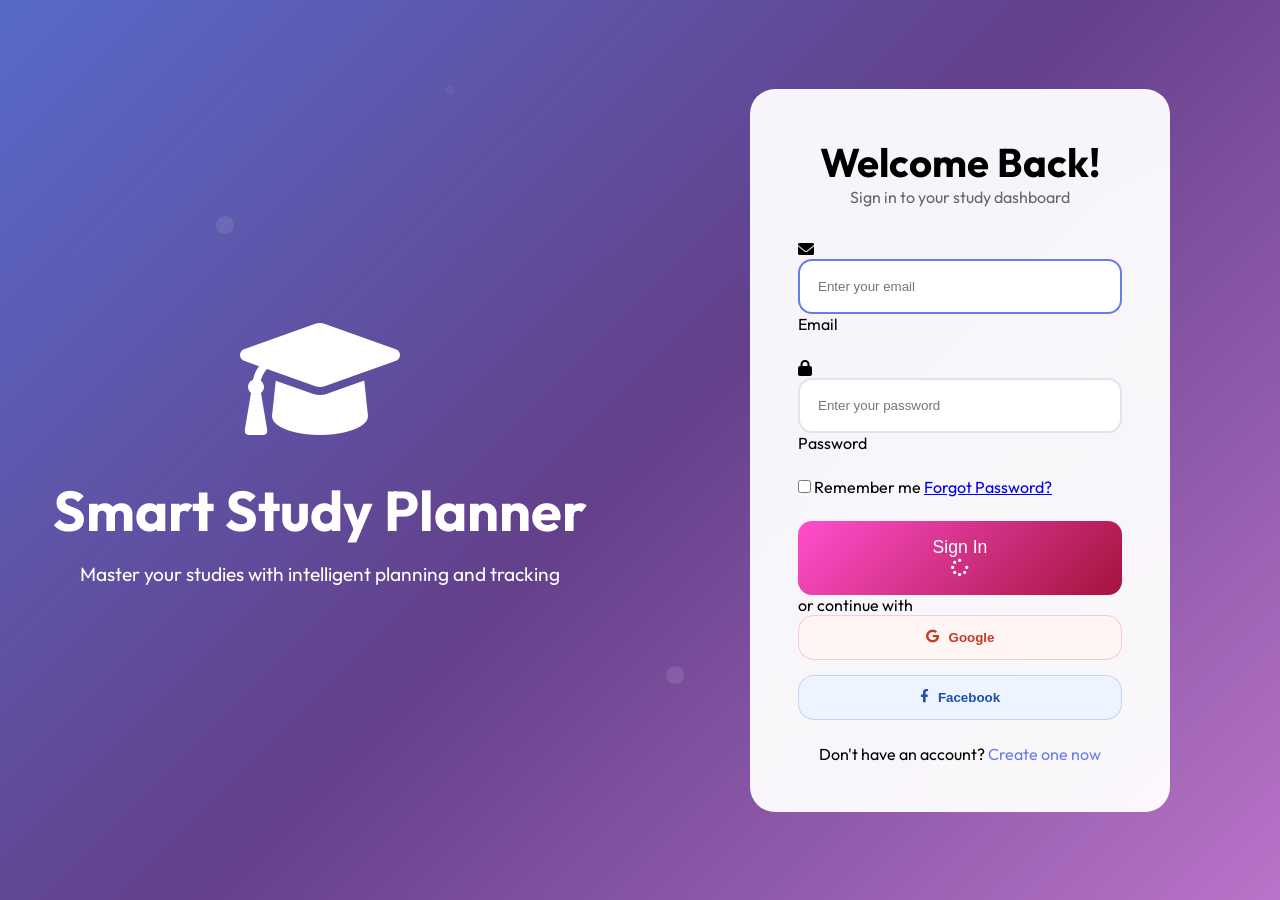
<file: index.html>
<!DOCTYPE html>
<html lang="en">
<head>
    <meta charset="UTF-8">
    <meta name="viewport" content="width=device-width, initial-scale=1.0">
    <title>Smart Study Planner - Dashboard</title>
    <link rel="stylesheet" href="theme.css">
    <link rel="stylesheet" href="nav.css">
    <link rel="stylesheet" href="index.css">
</head>
<body>
<div class="overlay"></div>
<div class="glow1"></div>
<div class="glow2"></div>
<div class="particles"></div>
<div class="particles"></div>
    <!-- NAVBAR -->
   <nav class="navbar">
<div class="nav-container">

<div class="logo">📚 Smart Study</div>

<!-- ✅ HAMBURGER -->
<div class="menu-toggle">
    ☰
</div>

<ul class="nav-links" id="navLinks">
    <li><a href="index.html">🏠 Home</a></li>
    <li><a href="add-task.html">➕ Add Task</a></li>
    <li><a href="tasks.html">📋 Tasks</a></li>
    <li><a href="stats.html">📊 Stats</a></li>
    <li><a href="resources.html">📖 Resources</a></li>

    <li class="logout-item">
        <button onclick="logout()" class="btn btn-danger">🚪 Logout</button>
    </li>
</ul>

</div>
</nav>
    <!-- MAIN -->

    <div class="container">
        <h1 class="page-title">Welcome to Your Study Dashboard</h1>

        <!-- STATS -->
        <div class="stats-grid">
            <div class="stat-card">
                <div class="stat-number" id="totalTasks">0</div>
                <div>Total Tasks</div>
            </div>

            <div class="stat-card">
                <div class="stat-number" id="completedTasks">0</div>
                <div>Completed</div>
            </div>

            <div class="stat-card">
                <div class="stat-number" id="pendingTasks">0</div>
                <div>Pending</div>
            </div>

            <div class="stat-card">
                <div class="stat-number" id="highPriority">0</div>
                <div>High Priority</div>
            </div>
        </div>

        <!-- QUICK ACTIONS -->
        <div class="card">
            <h2>Quick Actions</h2>
            <div class="quick-grid">
                <a href="add-task.html" class="btn btn-primary">➕ Add Task</a>
                <a href="tasks.html" class="btn btn-primary">📋 Tasks</a>
                <a href="stats.html" class="btn btn-primary">📊 Stats</a>
            </div>
        </div>

<div class="card">
    <h2>Recent Tasks</h2>
    <div id="recentTasks"></div>
</div>

<!-- ✅ PUT SCRIPT HERE -->
<script>
    // 🔐 AUTH CHECK
    if (localStorage.getItem('isLoggedIn') !== 'true') {
        window.location.href = 'login.html';
    }

    function getTasks() {
        return JSON.parse(localStorage.getItem('studyTasks')) || [];
    }

    function updateStats() {
        const tasks = getTasks();

        document.getElementById('totalTasks').textContent = tasks.length;
        document.getElementById('completedTasks').textContent = tasks.filter(t => t.completed).length;
        document.getElementById('pendingTasks').textContent = tasks.filter(t => !t.completed).length;
        document.getElementById('highPriority').textContent = tasks.filter(t => t.priority === 'high').length;
    }

    function formatDate(date) {
        if (!date) return "No Date";
        return new Date(date).toLocaleDateString();
    }

    function getRecentTasks() {
        const tasks = getTasks();

        return [...tasks]
            .sort((a, b) => new Date(b.createdAt || b.dueDate) - new Date(a.createdAt || a.dueDate))
            .slice(0, 3);
    }

    function renderTasks() {
        const container = document.getElementById('recentTasks');
        const recent = getRecentTasks();

        if (recent.length === 0) {
            container.innerHTML = `<div class="empty-state">No tasks yet</div>`;
            return;
        }

        container.innerHTML = recent.map(task => `
            <div class="task-item ${task.completed ? 'completed' : ''}">
                <div>
                    <h4>${task.name}</h4>
                    <div class="task-meta">
                        ${task.priority?.toUpperCase()} • ${formatDate(task.dueDate)}
                    </div>
                </div>
                <a href="tasks.html" class="btn btn-success">View</a>
            </div>
        `).join('');
    }

    function logout() {
        localStorage.removeItem('isLoggedIn');
        localStorage.removeItem('currentUser');
        window.location.href = 'login.html';
    }
</script>
<script src="index.js"></script>
</body>
</html>
</file>
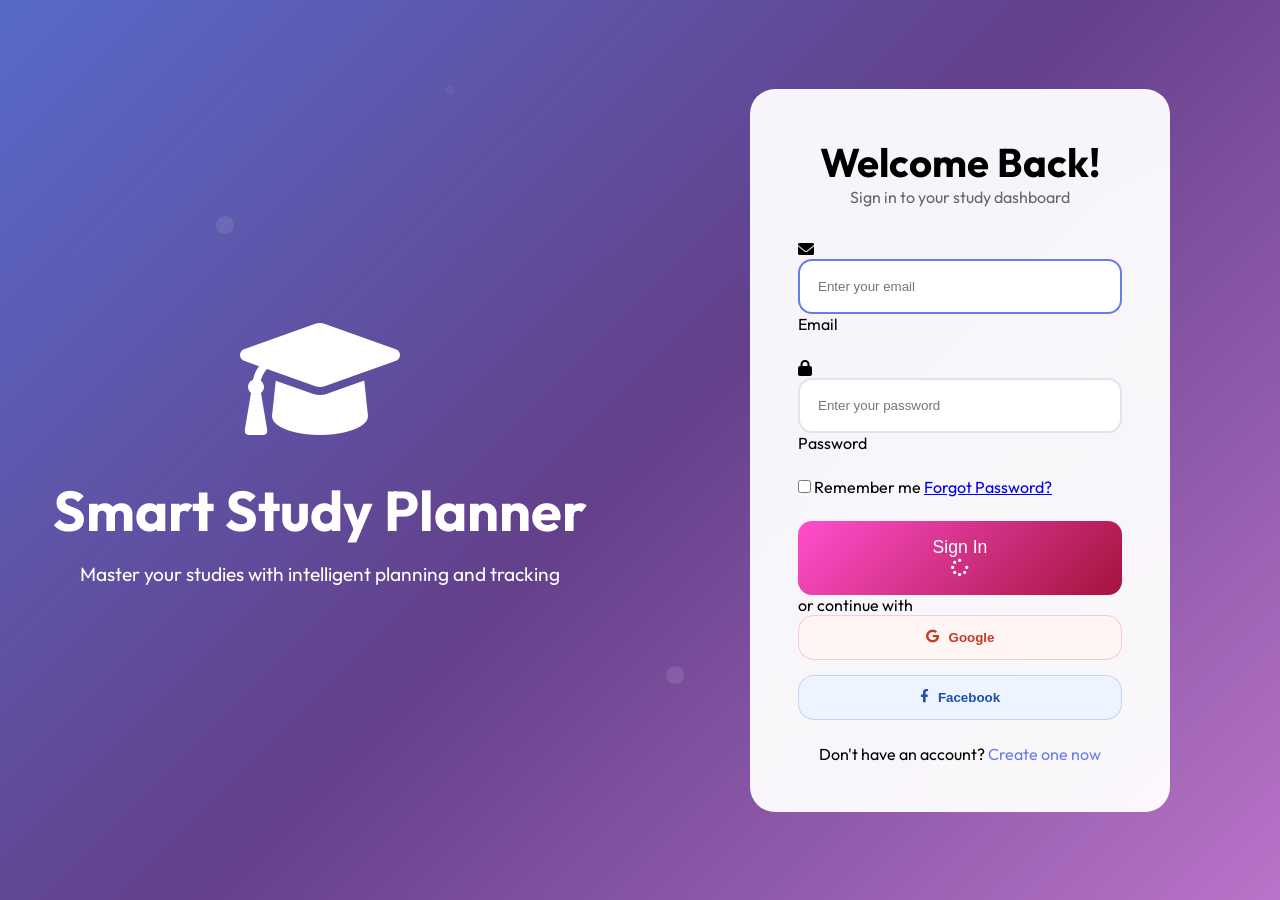
<file: login.html>
<!DOCTYPE html>
<html lang="en">
<head>
    <meta charset="UTF-8">
    <meta name="viewport" content="width=device-width, initial-scale=1, viewport-fit=cover">
    <title>Login - Smart Study Planner</title>
    <link rel="stylesheet" href="theme.css">
    <link rel="stylesheet" href="login.css">
    <link href="https://cdnjs.cloudflare.com/ajax/libs/font-awesome/6.0.0/css/all.min.css" rel="stylesheet">
</head>
<body>
    <div class="login-container">
        <!-- Left Side - Illustration -->
        <div class="login-left">
            <div class="illustration">
                <i class="fas fa-graduation-cap"></i>
                <h1>Smart Study Planner</h1>
                <p>Master your studies with intelligent planning and tracking</p>
            </div>
        </div>

        <!-- Right Side - Login Form -->
        <div class="login-right">
            <div class="login-card">
                <div class="login-header">
                    <h2>Welcome Back!</h2>
                    <p>Sign in to your study dashboard</p>
                </div>

                <form id="loginForm" class="login-form">
                    <div class="input-group">
                        <div class="input-icon">
                            <i class="fas fa-envelope"></i>
                        </div>
                        <input type="email" id="loginEmail" placeholder="Enter your email" required>
                        <label for="loginEmail">Email</label>
                    </div>

                    <div class="input-group">
                        <div class="input-icon">
                            <i class="fas fa-lock"></i>
                        </div>
                        <input type="password" id="loginPassword" placeholder="Enter your password" required>
                        <label for="loginPassword">Password</label>
                    </div>

                    <div class="form-options">
                        <label class="checkbox-container">
                            <input type="checkbox" id="rememberMe">
                            <span class="checkmark"></span>
                            Remember me
                        </label>
                        <a href="#" class="forgot-password">Forgot Password?</a>
                    </div>

                    <button type="submit" class="login-btn">
                        <span class="btn-text">Sign In</span>
                        <div class="btn-loader hidden">
                            <i class="fas fa-spinner fa-spin"></i>
                        </div>
                    </button>
                </form>

                <div class="divider">
                    <span>or continue with</span>
                </div>

                <div class="social-grid">
                    <button class="social-btn google" data-provider="Google">
                        <i class="fab fa-google"></i> Google
                    </button>
                    <button class="social-btn facebook" data-provider="Facebook">
                        <i class="fab fa-facebook-f"></i> Facebook
                    </button>
                </div>

                <div class="social-modal hidden" id="socialModal">
                    <div class="modal-backdrop" onclick="closeSocialModal()"></div>
                    <div class="social-modal-card">
                        <h3>Select an account</h3>
                        <p>Sign in with <strong id="socialProviderName"></strong></p>
                        <div class="modal-account-list" id="socialAccountList"></div>
                        <button class="btn btn-secondary" type="button" onclick="closeSocialModal()">Cancel</button>
                    </div>
                </div>

                <div class="signup-link">
                    <p>Don't have an account? <a href="signup.html">Create one now</a></p>
                </div>
            </div>
        </div>
    </div>

    <script src="login.js"></script>
</body>
</html>
</file>
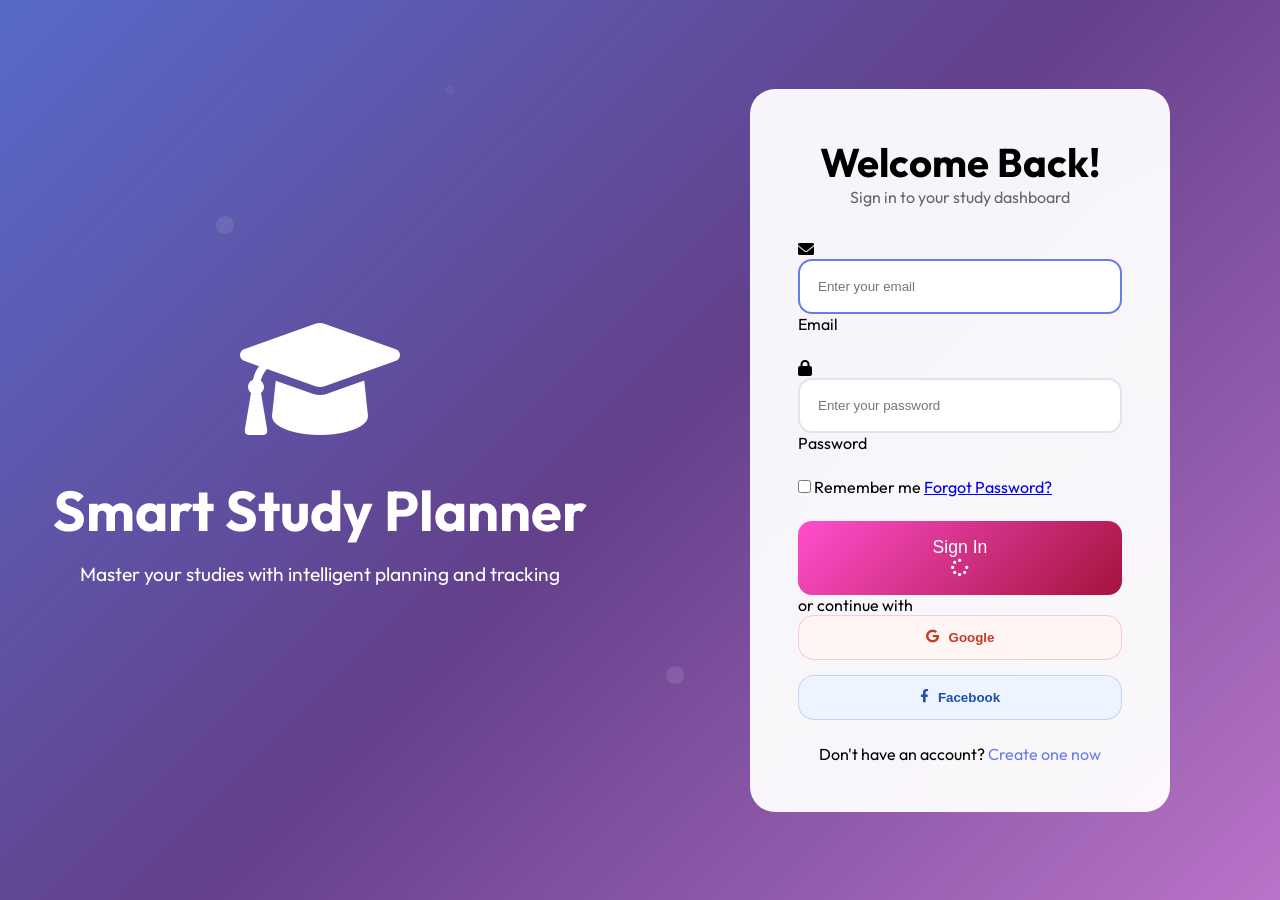
<file: resources.html>
<!DOCTYPE html>
<html lang="en">
<head>
<meta charset="UTF-8">
<meta name="viewport" content="width=device-width, initial-scale=1, viewport-fit=cover">
<title>Resources - Smart Study Planner</title>

<link rel="stylesheet" href="theme.css">
<link rel="stylesheet" href="resources.css">
<link rel="stylesheet" href="nav.css">

<style>

/* SEARCH */
.search-box {
    max-width: 500px;
    margin: 0 auto 40px;
}

.search-box input {
    width: 100%;
    font-size: 18px;
}

/* RESOURCE GRID */
.resources-grid {
    display: grid;
    grid-template-columns: repeat(auto-fit, minmax(300px, 1fr));
    gap: 30px;
}

.tools-grid {
    display: grid;
    grid-template-columns: repeat(auto-fit, minmax(140px, 1fr));
    gap: 15px;
    margin-top: 20px;
}

/* CARD */
.resource-card {
    background: rgba(255,255,255,0.95);
    border-radius: 20px;
    padding: 30px;
    color: #333;
}

/* LINK */
.resource-link {
    display: block;
    padding: 10px;
    margin: 8px 0;
    background: #f8f9ff;
    border-radius: 10px;
    text-decoration: none;
    color: #333;
}
.resource-card h3 {
    background: linear-gradient(45deg, #ff4ecd, #ff8fab);
    -webkit-background-clip: text;
    -webkit-text-fill-color: transparent;
}
.resource-card h3 {
    font-size: 1.9rem;
    font-weight: 700;
    letter-spacing: 0.5px;
}
.resource-link:hover {
    background: linear-gradient(45deg, #ff4ecd, #ff6f91);
    color: white;
}

/* QUICK TOOLS */
.quick-tools {
    margin-top: 40px;
}

@media (max-width: 768px) {
    .resources-grid {
        grid-template-columns: 1fr;
    }

    .search-box {
        padding: 0 10px;
    }

    .resource-card {
        padding: 24px;
    }
}

</style>
</head>

<body>

<nav class="navbar">
<div class="nav-container">

<div class="logo">📚 Smart Study</div>

<!-- ✅ HAMBURGER -->
<div class="menu-toggle">
    ☰
</div>

<ul class="nav-links" id="navLinks">
    <li><a href="index.html">🏠 Home</a></li>
    <li><a href="add-task.html">➕ Add Task</a></li>
    <li><a href="tasks.html">📋 Tasks</a></li>
    <li><a href="stats.html">📊 Stats</a></li>
    <li><a href="resources.html">📖 Resources</a></li>

    <li class="logout-item">
        <button onclick="logout()" class="btn btn-danger">🚪 Logout</button>
    </li>
</ul>

</div>
</nav>
<div class="container">

<h1 class="page-title">📖 Study Resources & Tools</h1>

<!-- 🔍 SEARCH -->
<div class="search-box">
<input type="text" id="resourceSearch"
placeholder="🔍 Search or press Enter for Google..."
onkeyup="handleSearch(event)">
</div>

<div class="resources-grid" id="resourcesGrid"></div>

<!-- QUICK TOOLS -->
<div class="quick-tools card">
<h3>⚡ Quick Study Tools</h3>

<div class="tools-grid">
<a href="#" class="btn btn-primary" onclick="openTool('pomodoro')">⏱️ Pomodoro</a>
<a href="#" class="btn btn-primary" onclick="openTool('calculator')">🧮 Calculator</a>
<a href="#" class="btn btn-primary" onclick="openTool('unitConverter')">📏 Converter</a>
<a href="#" class="btn btn-primary" onclick="openTool('flashcards')">📝 Flashcards</a>
</div>

</div>

</div>

<script>

/* 🔥 FULL ORIGINAL DATA RESTORED */
const resourcesData = [
    {
        id: 1,
        title: "🧮 Mathematics Resources",
        category: "math",
        description: "Calculus, Algebra, Geometry, Trigonometry & more",
        links: [
            { name: "Khan Academy Math", url: "https://www.khanacademy.org/math", icon: "📚" },
            { name: "Wolfram Alpha", url: "https://www.wolframalpha.com/", icon: "🧠" },
            { name: "Mathway Solver", url: "https://www.mathway.com/", icon: "✅" },
            { name: "Symbolab", url: "https://www.symbolab.com/", icon: "🔢" },
            { name: "Desmos Graphing", url: "https://www.desmos.com/calculator", icon: "📈" }
        ]
    },
    {
        id: 2,
        title: "🔬 Science Resources",
        category: "science",
        description: "Physics, Chemistry, Biology, Astronomy resources",
        links: [
            { name: "PhET Simulations", url: "https://phet.colorado.edu/", icon: "🧪" },
            { name: "Crash Course", url: "https://www.youtube.com/user/crashcourse", icon: "📺" },
            { name: "Periodic Table", url: "https://ptable.com/", icon: "🧬" },
            { name: "Physics Classroom", url: "https://www.physicsclassroom.com/", icon: "⚛️" },
            { name: "Khan Academy Science", url: "https://www.khanacademy.org/science", icon: "🔬" }
        ]
    },
    {
        id: 3,
        title: "📝 English & Language Resources",
        category: "english",
        description: "Grammar, Writing, Literature, Vocabulary builders",
        links: [
            { name: "Grammarly", url: "https://www.grammarly.com/", icon: "✏️" },
            { name: "Purdue OWL", url: "https://owl.purdue.edu/owl/purdue_owl.html", icon: "📖" },
            { name: "Vocabulary.com", url: "https://www.vocabulary.com/", icon: "🗣️" },
            { name: "NoRedInk", url: "https://www.noredink.com/", icon: "✅" },
            { name: "Project Gutenberg", url: "https://www.gutenberg.org/", icon: "📚" }
        ]
    },
    {
        id: 4,
        title: "💻 Programming & CS Resources",
        category: "programming",
        description: "Coding tutorials, practice problems, and references",
        links: [
            { name: "freeCodeCamp", url: "https://www.freecodecamp.org/", icon: "💻" },
            { name: "LeetCode", url: "https://leetcode.com/", icon: "🐛" },
            { name: "HackerRank", url: "https://www.hackerrank.com/", icon: "⚡" },
            { name: "MDN Web Docs", url: "https://developer.mozilla.org/", icon: "🌐" },
            { name: "Python Tutor", url: "http://pythontutor.com/", icon: "🐍" }
        ]
    },
    {
        id: 5,
        title: "🎓 General Study Tools",
        category: "tools",
        description: "Productivity tools, converters, and study aids",
        links: [
            { name: "Google Scholar", url: "https://scholar.google.com/", icon: "📚" },
            { name: "Quizlet", url: "https://quizlet.com/", icon: "🧠" },
            { name: "Forest App", url: "https://www.forestapp.cc/", icon: "🌳" },
            { name: "Notion Templates", url: "https://www.notion.so/templates", icon: "📋" },
            { name: "Study Music", url: "https://www.youtube.com/watch?v=SzDxtjRhqPc", icon: "🎧" }
        ]
    }
];
/* RENDER */
function renderResources(data = resourcesData) {
const container = document.getElementById("resourcesGrid");

container.innerHTML = data.map(r => `
<div class="resource-card">
<h3>${r.title}</h3>
<p>${r.description}</p>

${r.links.map(link => `
<a href="${link.url}" target="_blank" class="resource-link">
🔗 ${link.name}
</a>
`).join("")}

</div>
`).join("");
}

/* SEARCH + GOOGLE */
function handleSearch(event) {
const value = event.target.value.toLowerCase();

if (event.key === "Enter") {
window.open(`https://www.google.com/search?q=${value}`, "_blank");
return;
}

const filtered = resourcesData.filter(r =>
r.title.toLowerCase().includes(value) ||
r.description.toLowerCase().includes(value)
);

renderResources(filtered);
}

/* TOOLS */
function openTool(tool) {
const tools = {
pomodoro: "https://tomato-timer.com/",
calculator: "https://www.desmos.com/scientific",
unitConverter: "https://www.unitconverters.net/",
flashcards: "https://quizlet.com/"
};

window.open(tools[tool], "_blank");
}

/* LOGOUT */
function logout() {
    localStorage.removeItem('currentUser');
    localStorage.removeItem('isLoggedIn');
    window.location.href = "login.html";
}

/* INIT */
if (localStorage.getItem('isLoggedIn') !== 'true') {
    window.location.href = 'login.html';
}

renderResources();
</script>
<script>
const menuToggle = document.querySelector(".menu-toggle");
const navLinks = document.querySelector(".nav-links");
if (menuToggle && navLinks) {
    menuToggle.addEventListener("click", () => {
        navLinks.classList.toggle("active");
    });
}
</script>
</body>
</html>
</file>
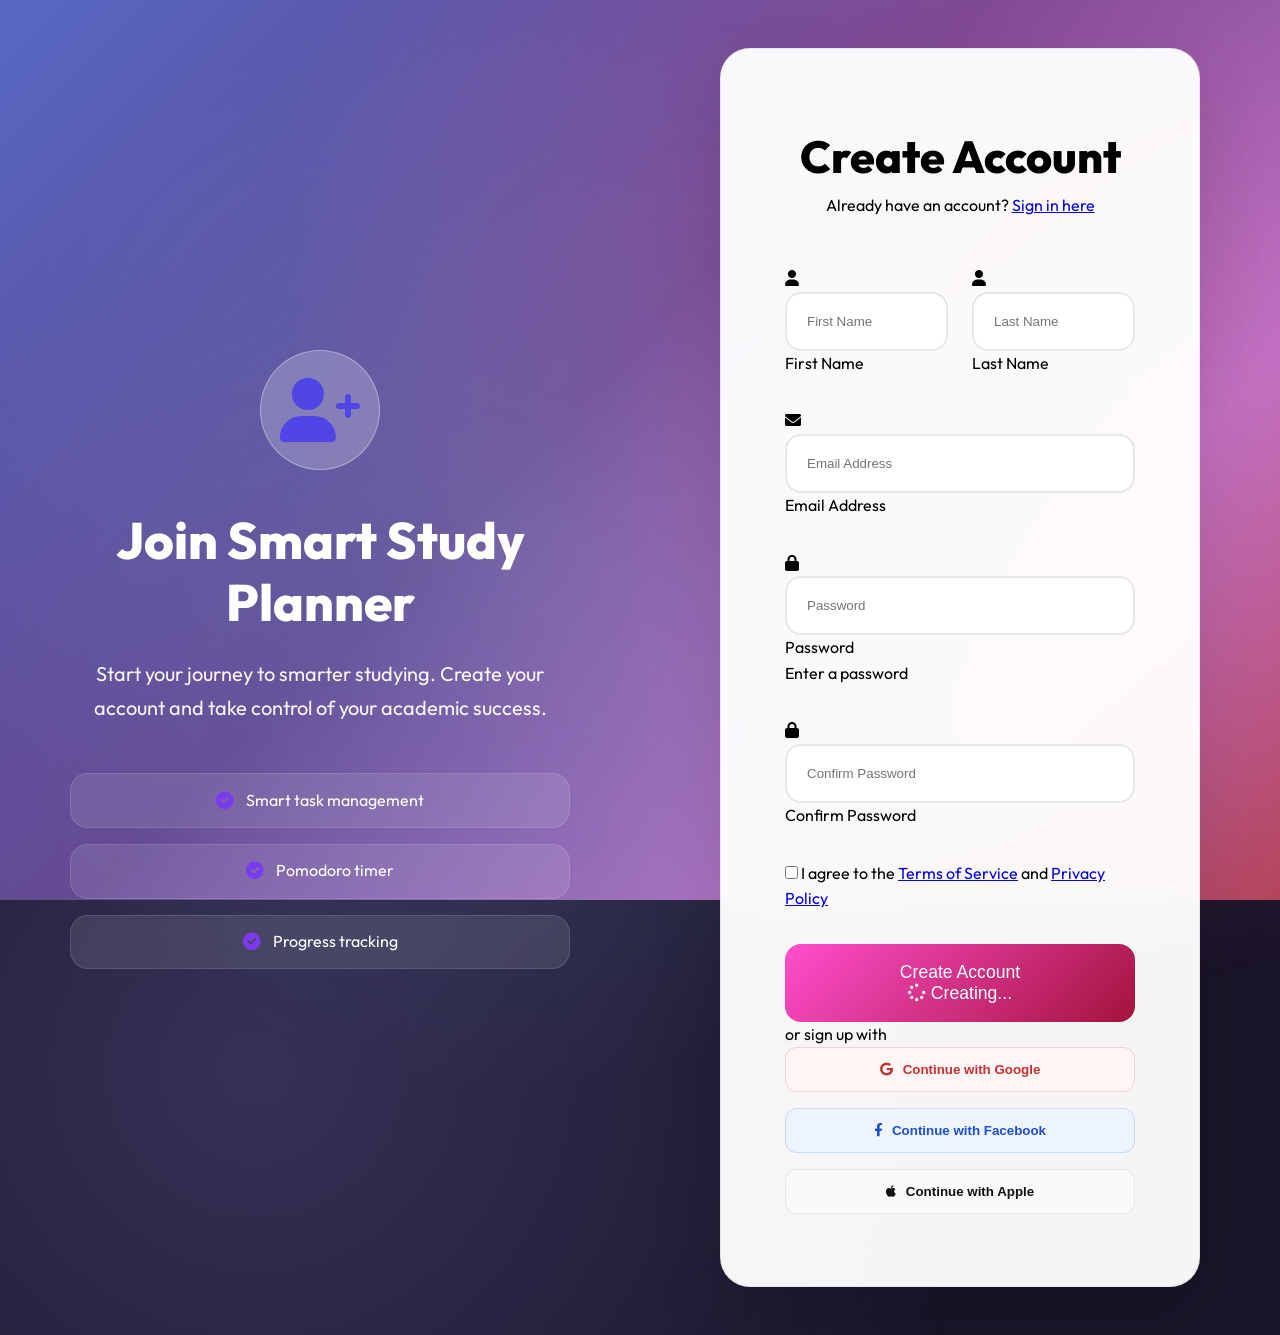
<file: signup.html>
<!DOCTYPE html>
<html lang="en">
<head>
    <meta charset="UTF-8">
    <meta name="viewport" content="width=device-width, initial-scale=1, viewport-fit=cover">
    <title>Sign Up - Smart Study Planner</title>
    <link rel="stylesheet" href="theme.css">
    <link rel="stylesheet" href="signup.css">
    <link href="https://cdnjs.cloudflare.com/ajax/libs/font-awesome/6.0.0/css/all.min.css" rel="stylesheet">
</head>
<body>
    <div class="signup-container">
        <!-- Left Side - Illustration -->
        <div class="signup-left">
            <div class="illustration">
                <div class="hero-icon">
                    <i class="fas fa-user-plus"></i>
                </div>
                <h1>Join Smart Study Planner</h1>
                <p>Start your journey to smarter studying. Create your account and take control of your academic success.</p>
                <div class="features">
                    <div class="feature">
                        <i class="fas fa-check-circle"></i>
                        <span>Smart task management</span>
                    </div>
                    <div class="feature">
                        <i class="fas fa-check-circle"></i>
                        <span>Pomodoro timer</span>
                    </div>
                    <div class="feature">
                        <i class="fas fa-check-circle"></i>
                        <span>Progress tracking</span>
                    </div>
                </div>
            </div>
        </div>

        <!-- Right Side - Signup Form -->
        <div class="signup-right">
            <div class="signup-card">
                <div class="signup-header">
                    <h2>Create Account</h2>
                    <p>Already have an account? <a href="login.html">Sign in here</a></p>
                </div>

                <div id="errorMessage" style="display:none; margin-bottom: 1.5rem; padding: 14px 16px; border-radius: 14px; background: rgba(255,255,255,0.9); color: #b91c1c; font-weight: 600;"></div>

                <form id="signupForm" class="signup-form">
                    <div class="input-row">
                        <div class="input-group">
                            <div class="input-icon">
                                <i class="fas fa-user"></i>
                            </div>
                            <input type="text" id="firstName" name="firstName" placeholder="First Name" required>
                            <label for="firstName">First Name</label>
                        </div>
                        <div class="input-group">
                            <div class="input-icon">
                                <i class="fas fa-user"></i>
                            </div>
                            <input type="text" id="lastName" name="lastName" placeholder="Last Name" required>
                            <label for="lastName">Last Name</label>
                        </div>
                    </div>

                    <div class="input-group">
                        <div class="input-icon">
                            <i class="fas fa-envelope"></i>
                        </div>
                        <input type="email" id="email" name="email" placeholder="Email Address" required>
                        <label for="email">Email Address</label>
                    </div>

                    <div class="input-group">
                        <div class="input-icon">
                            <i class="fas fa-lock"></i>
                        </div>
                        <input type="password" id="password" name="password" placeholder="Password" required>
                        <label for="password">Password</label>
                        <div class="password-strength" id="passwordStrength">
                            <div class="strength-bar"></div>
                            <span class="strength-text">Password strength</span>
                        </div>
                    </div>

                    <div class="input-group">
                        <div class="input-icon">
                            <i class="fas fa-lock"></i>
                        </div>
                        <input type="password" id="confirmPassword" name="confirmPassword" placeholder="Confirm Password" required>
                        <label for="confirmPassword">Confirm Password</label>
                    </div>

                    <div class="form-options">
                        <label class="checkbox-container">
                            <input type="checkbox" id="terms" required>
                            <span class="checkmark"></span>
                            I agree to the <a href="#" class="terms-link">Terms of Service</a> and <a href="#" class="terms-link">Privacy Policy</a>
                        </label>
                    </div>

                    <button id="signupBtn" type="submit" class="signup-btn">
                        <span class="btn-text">Create Account</span>
                        <div class="btn-loader hidden">
                            <i class="fas fa-spinner fa-spin"></i>
                            Creating...
                        </div>
                    </button>
                </form>

                <div class="divider">
                    <span>or sign up with</span>
                </div>

                <div class="social-signup">
                    <button id="googleSignUp" type="button" class="social-btn google" data-provider="Google">
                        <i class="fab fa-google"></i>
                        Continue with Google
                    </button>
                    <button id="facebookSignUp" type="button" class="social-btn facebook" data-provider="Facebook">
                        <i class="fab fa-facebook-f"></i>
                        Continue with Facebook
                    </button>
                    <button id="appleSignUp" type="button" class="social-btn apple" data-provider="Apple">
                        <i class="fab fa-apple"></i>
                        Continue with Apple
                    </button>
                </div>

                <div class="social-modal hidden" id="signupSocialModal">
                    <div class="modal-backdrop" onclick="closeSignupSocialModal()"></div>
                    <div class="social-modal-card">
                        <h3>Select an account</h3>
                        <p>Sign up with <strong id="signupProviderName"></strong></p>
                        <div class="modal-account-list" id="signupAccountList"></div>
                        <button class="btn btn-secondary" type="button" onclick="closeSignupSocialModal()">Cancel</button>
                    </div>
                </div>
            </div>
        </div>
    </div>

    <script src="signup.js"></script>
</body>
</html>
</file>
<file: theme.css>
/* Step 1 — global look: typography + future theme hooks */
@import url("https://fonts.googleapis.com/css2?family=Outfit:wght@400;500;600;700&display=swap");

:root {
    --font-sans: "Outfit", system-ui, -apple-system, "Segoe UI", sans-serif;
    --accent-1: #ff4ecd;
    --accent-2: #ff8fab;
    --accent-hot: #ff6f91;
    --accent-deep: #a4133c;
}

body {
    font-family: var(--font-sans);
}
</file>
<file: nav.css>
/* Shared navigation — same on every page */

.navbar {
    background: rgba(0, 0, 0, 0.35);
    backdrop-filter: blur(20px);
    -webkit-backdrop-filter: blur(20px);
    padding: max(15px, env(safe-area-inset-top)) 0 15px;
    box-shadow: 0 8px 32px rgba(0, 0, 0, 0.3);
    position: sticky;
    top: 0;
    z-index: 1000;
}

.nav-container {
    max-width: 1200px;
    margin: 0 auto;
    padding: 0 max(20px, env(safe-area-inset-right)) 0 max(20px, env(safe-area-inset-left));
    display: flex;
    justify-content: space-between;
    align-items: center;
    flex-wrap: wrap;
    gap: 10px;
    position: relative;
}

.logo {
    font-size: 1.8em;
    font-weight: bold;
    background: linear-gradient(45deg, var(--accent-1, #ff4ecd), var(--accent-2, #ff8fab));
    -webkit-background-clip: text;
    background-clip: text;
    -webkit-text-fill-color: transparent;
}

.nav-links {
    display: flex;
    list-style: none;
    margin: 0;
    padding: 0;
    gap: 30px;
    flex-wrap: wrap;
    align-items: center;
    justify-content: flex-end;
    flex: 1 1 auto;
    min-width: 0;
}

.nav-links li {
    list-style: none;
}

.nav-links a {
    text-decoration: none;
    color: #fff;
    font-weight: 500;
    padding: 10px 20px;
    border-radius: 25px;
    transition: all 0.3s ease;
    display: inline-block;
}

.nav-links a:hover,
.nav-links a.active {
    background: linear-gradient(45deg, var(--accent-1, #ff4ecd), var(--accent-hot, #ff6f91));
    transform: translateY(-2px);
}

.nav-links .btn {
    border-radius: 25px;
    font-weight: 600;
}

.menu-toggle {
    display: none !important;
    font-size: 28px;
    cursor: pointer;
    color: #fff;
    line-height: 1;
    user-select: none;
}

@media (max-width: 768px) {
    .nav-links {
        display: none;
        flex-direction: column;
        align-items: stretch;
        gap: 10px;
        width: 100%;
        margin-top: 10px;
        padding: 15px 20px;
        background: rgba(0, 0, 0, 0.85);
        backdrop-filter: blur(12px);
        border-radius: 18px;
        box-shadow: 0 20px 50px rgba(0, 0, 0, 0.25);
    }

    .nav-links.active {
        display: flex;
        position: absolute;
        top: calc(100% + 10px);
        left: 0;
        right: 0;
        z-index: 999;
    }

    .nav-links a,
    .nav-links .btn {
        padding: 12px 16px;
        font-size: 1rem;
        width: 100%;
        text-align: center;
    }

    .logout-item {
        width: 100%;
    }

    .logo {
        font-size: 1.35rem;
    }

    .menu-toggle {
        display: block !important;
    }
}

@media (prefers-reduced-motion: reduce) {
    body::after {
        animation: none !important;
        transform: none !important;
    }
}
</file>
<file: index.css>
/* RESET */
* {
    margin: 0;
    padding: 0;
    box-sizing: border-box;
}

html {
    -webkit-text-size-adjust: 100%;
    text-size-adjust: 100%;
    overflow-x: hidden;
}

/* Study-themed background — Ken Burns motion (behind glows & overlay) */
@keyframes bgMotionIndex {
    0% { transform: scale(1) translate(0, 0); }
    100% { transform: scale(1.12) translate(-2%, 1.5%); }
}

body {
    background-color: #19274b;
    min-height: 100vh;
    min-height: 100dvh;
    overflow-x: hidden;
}

body::after {
    content: "";
    position: fixed;
    inset: 0;
    z-index: -4;
    background: url("https://images.unsplash.com/photo-1507842217343-583f20270318?w=1920&q=85") center center / cover no-repeat;
    transform-origin: 50% 40%;
    animation: bgMotionIndex 36s ease-in-out infinite alternate;
    filter: brightness(1.05) saturate(1.05);
    pointer-events: none;
}

/* ✅ LIGHTER OVERLAY FOR DASHBOARD */
.overlay {
    position: fixed;
    inset: 0;
    background: rgba(35, 32, 75, 0.42);
    z-index: -1;
}

/* ANIMATION */
@keyframes gradientMove {
    0% { background-position: 0% 50%; }
    50% { background-position: 100% 50%; }
    100% { background-position: 0% 50%; }
}

@keyframes floatUp {
    0% {
        transform: translateY(20px);
        opacity: 0;
    }
    100% {
        transform: translateY(0);
        opacity: 1;
    }
}

/* ✅ GLOW BLOBS (FIXED) */
.glow1,
.glow2 {
    position: fixed;
    border-radius: 50%;
    filter: blur(120px);
    z-index: -2;
    opacity: 0.6;
}

.glow1 {
    width: 300px;
    height: 300px;
    background: #ff4ecd;
    top: 10%;
    left: 10%;
    animation: float1 8s infinite alternate ease-in-out;
}

.glow2 {
    width: 350px;
    height: 350px;
    background: #ff8fab;
    bottom: 10%;
    right: 10%;
    animation: float2 10s infinite alternate ease-in-out;
}

@keyframes float1 {
    from { transform: translateY(0px); }
    to { transform: translateY(40px); }
}

@keyframes float2 {
    from { transform: translateY(0px); }
    to { transform: translateY(-40px); }
}

/* PARTICLES */
.particles {
    position: fixed;
    top: 0;
    left: 0;
    width: 100%;
    height: 100%;

    background-image: radial-gradient(white 1px, transparent 1px);
    background-size: 30px 30px;

    opacity: 0.12;
    z-index: -1;

    animation: moveParticles 15s linear infinite;
}

@keyframes moveParticles {
    from { background-position: 0 0; }
    to { background-position: 150px 150px; }
}

/* CONTAINER */
.container {
    max-width: 1200px;
    margin: 0 auto;
    padding: 20px max(20px, env(safe-area-inset-right)) 20px max(20px, env(safe-area-inset-left));
}

h1, h2, h3 {
    color: #fff;
    text-shadow: 2px 2px 6px rgba(0, 0, 0, 0.7);
}

.page-title {
    text-align: center;
    margin-bottom: 40px;
    font-size: clamp(1.35rem, 4vw, 2rem);
}

.quick-grid {
    display: flex;
    flex-wrap: wrap;
    gap: 15px;
}

.quick-grid .btn {
    flex: 1 1 160px;
    text-align: center;
}

.card h2 {
    margin-bottom: 18px;
}

/* CARD */
.card {
    background: rgba(255, 255, 255, 0.18);
    border: 1px solid rgba(255,255,255,0.16);
    border-radius: 22px;
    padding: 30px;
    box-shadow: 0 24px 70px rgba(0,0,0,0.16);
    backdrop-filter: blur(20px);
    margin-bottom: 30px;
    animation: floatUp 0.9s ease-out both;
}

/* BUTTONS */
.btn {
    padding: 12px 25px;
    border-radius: 12px;
    font-size: 16px;
    font-weight: bold;
    cursor: pointer;
    text-decoration: none;
    display: inline-block;
    border: none;
    transition: 0.3s;
}

.btn-primary {
    background: linear-gradient(45deg, var(--accent-1, #ff4ecd), var(--accent-deep, #a4133c));
    color: #fff;
}

.btn-success {
    background: linear-gradient(45deg, #51cf66, #40c057);
}

.btn-danger {
    background: linear-gradient(45deg, #ff6b6b, #ff5252);
}

.btn:hover {
    transform: translateY(-3px) scale(1.03);
}

/* INPUTS */
input, select, textarea {
    width: 100%;
    padding: 15px;
    border: 2px solid rgba(255,255,255,0.2);
    border-radius: 12px;
    background: rgba(0,0,0,0.4);
    color: white;
    margin-bottom: 20px;
}

/* STATS */
.stats-grid {
    display: grid;
    grid-template-columns: repeat(auto-fit, minmax(min(100%, 220px), 1fr));
    gap: 25px;
}

.stat-card {
    background: rgba(255, 255, 255, 0.13);
    border: 1px solid rgba(255,255,255,0.18);
    padding: 30px;
    border-radius: 22px;
    text-align: center;
    transition: 0.3s;
}

.stat-card:hover {
    transform: translateY(-8px);
}

.stat-number {
    font-size: 3em;
    color: #ff8fab;
}

/* TASK */
.task-item {
    display: flex;
    justify-content: space-between;
    align-items: center;
    flex-wrap: wrap;
    gap: 12px;
    padding: 20px;
    margin-bottom: 15px;
    background: rgba(40, 40, 80, 0.5);
    border-radius: 15px;
    border-left: 5px solid #ff4ecd;
}

.task-item h4 {
    color: #fff;
}

.task-item > div:first-child {
    flex: 1 1 200px;
    min-width: 0;
}

.task-item.completed {
    opacity: 0.6;
    border-left-color: #51cf66;
}

.task-meta {
    color: #ccc;
}

/* EMPTY */
.empty-state {
    text-align: center;
    color: #aaa;
    padding: 60px 20px;
    font-style: italic;
}

/* MOBILE */
@media (max-width: 768px) {
    .container {
        padding-top: 16px;
        padding-bottom: 16px;
    }

    .card {
        padding: 22px;
    }

    .stat-number {
        font-size: 2.25em;
    }

    .stats-grid {
        grid-template-columns: repeat(2, minmax(0, 1fr));
        gap: 16px;
    }
}

@media (max-width: 380px) {
    .stats-grid {
        grid-template-columns: 1fr;
    }
}
</file>
<file: login.css>
/* RESET */
* {
    margin: 0;
    padding: 0;
    box-sizing: border-box;
}

html {
    -webkit-text-size-adjust: 100%;
    text-size-adjust: 100%;
    overflow-x: hidden;
}

/* Study: graduation / university — Ken Burns behind gradient */
@keyframes bgMotionLogin {
    0% { transform: scale(1) translate(0, 0); }
    100% { transform: scale(1.1) translate(-2%, 1%); }
}

@keyframes floatUp {
    0% { transform: translateY(18px); opacity: 0; }
    100% { transform: translateY(0); opacity: 1; }
}

body {
    background-color: #1a1530;
    min-height: 100vh;
    min-height: 100dvh;
    overflow-x: hidden;
}

body::after {
    content: "";
    position: fixed;
    inset: 0;
    z-index: -2;
    background: url("https://images.unsplash.com/photo-1513151233558-d860c5398176?w=1920&q=85") center center / cover no-repeat;
    transform-origin: 48% 40%;
    animation: bgMotionLogin 28s ease-in-out infinite alternate;
    pointer-events: none;
}

body::before {
    content: "";
    position: fixed;
    inset: 0;
    z-index: -1;
    background: linear-gradient(135deg, rgba(102, 126, 234, 0.82) 0%, rgba(118, 75, 162, 0.8) 50%, rgba(240, 147, 251, 0.75) 100%);
    pointer-events: none;
}

/* CONTAINER */
.login-container {
    display: flex;
    min-height: 100vh;
    min-height: 100dvh;
    position: relative;
    padding: 0 max(0px, env(safe-area-inset-right)) 0 max(0px, env(safe-area-inset-left));
}

.login-container::before {
    content: '';
    position: absolute;
    inset: 0;
    background: url('data:image/svg+xml,<svg xmlns="http://www.w3.org/2000/svg" viewBox="0 0 100 100"><defs><pattern id="grain" width="100" height="100" patternUnits="userSpaceOnUse"><circle cx="25" cy="25" r="1" fill="%23ffffff" opacity="0.1"/><circle cx="75" cy="75" r="1" fill="%23ffffff" opacity="0.1"/><circle cx="50" cy="10" r="0.5" fill="%23ffffff" opacity="0.05"/></pattern></defs><rect width="100" height="100" fill="url(%23grain)"/></svg>');
    pointer-events: none;
}

/* LEFT */
.login-left {
    flex: 1;
    display: flex;
    align-items: center;
    justify-content: center;
    padding: 3rem;
    z-index: 1;
}

.illustration {
    text-align: center;
    color: white;
}

.illustration i {
    font-size: 8rem;
    margin-bottom: 2rem;
}

.illustration h1 {
    font-size: 3.5rem;
    margin-bottom: 1rem;
}

.illustration p {
    font-size: 1.2rem;
}

/* RIGHT */
.login-right {
    flex: 1;
    display: flex;
    align-items: center;
    justify-content: center;
    padding: 3rem;
    z-index: 2;
}

/* CARD */
.login-card {
    background: rgba(255, 255, 255, 0.95);
    backdrop-filter: blur(25px);
    padding: 3rem;
    border-radius: 25px;
    width: 100%;
    max-width: 420px;
    animation: floatUp 0.85s ease-out both;
}

/* HEADER */
.login-header {
    text-align: center;
    margin-bottom: 2rem;
}

.login-header h2 {
    font-size: 2.5rem;
}

.login-header p {
    color: #666;
}

/* FORM */
.login-form {
    display: flex;
    flex-direction: column;
    gap: 1.5rem;
}

.input-group {
    position: relative;
}

.input-group input {
    width: 100%;
    padding: 18px;
    border: 2px solid #e1e5e9;
    border-radius: 14px;
}

.input-group input:focus {
    outline: none;
    border-color: #667eea;
}

/* BUTTON */
.login-btn {
    background: linear-gradient(135deg, var(--accent-1, #ff4ecd), var(--accent-deep, #a4133c));
    color: white;
    padding: 16px;
    border: none;
    border-radius: 14px;
    font-size: 1.1rem;
    cursor: pointer;
}

/* SOCIAL */
.social-grid {
    display: flex;
    gap: 15px;
    justify-content: center;
    flex-wrap: wrap;
    margin-bottom: 1.5rem;
}

.social-btn {
    flex: 1 1 180px;
    padding: 14px 18px;
    border-radius: 16px;
    border: 1px solid rgba(0,0,0,0.08);
    background: white;
    color: #111;
    font-weight: 700;
    display: flex;
    align-items: center;
    justify-content: center;
    gap: 10px;
    transition: transform 0.2s ease, box-shadow 0.2s ease;
}

.social-btn:hover {
    transform: translateY(-2px);
    box-shadow: 0 14px 28px rgba(0,0,0,0.12);
}

.google {
    color: #c53929;
    background: #fff5f5;
    border-color: rgba(197, 46, 46, 0.2);
}

.facebook {
    color: #1f4db0;
    background: #eef4ff;
    border-color: rgba(45, 84, 174, 0.2);
}

.btn-secondary {
    width: 100%;
    margin-top: 1rem;
    padding: 14px 18px;
    border-radius: 16px;
    border: 1px solid rgba(16, 24, 40, 0.12);
    background: rgba(255,255,255,0.88);
    color: #111;
    cursor: pointer;
}

.social-modal {
    position: fixed;
    inset: 0;
    z-index: 2000;
    display: flex;
    align-items: center;
    justify-content: center;
    padding: 20px;
}

.social-modal.hidden {
    display: none;
}

.modal-backdrop {
    position: absolute;
    inset: 0;
    background: rgba(10, 10, 20, 0.65);
    backdrop-filter: blur(4px);
}

.social-modal-card {
    position: relative;
    z-index: 1;
    width: min(500px, 100%);
    background: rgba(255,255,255,0.96);
    border-radius: 24px;
    padding: 28px;
    box-shadow: 0 30px 80px rgba(0,0,0,0.18);
    display: flex;
    flex-direction: column;
    gap: 18px;
}

.social-modal-card h3 {
    margin: 0;
    font-size: 1.5rem;
    color: #0f172a;
}

.social-modal-card p {
    margin: 0;
    color: #475569;
}

.modal-account-list {
    display: grid;
    gap: 12px;
}

.modal-account {
    width: 100%;
    text-align: left;
    padding: 16px 18px;
    border-radius: 16px;
    border: 1px solid rgba(148,163,184,0.35);
    background: #f8fafc;
    color: #0f172a;
    cursor: pointer;
    display: grid;
    gap: 4px;
}

.modal-account:hover {
    border-color: rgba(34,197,94,0.35);
    background: #eff6ff;
}

.modal-account span {
    font-weight: 700;
}

.modal-account small {
    color: #64748b;
}

/* LINK */
.signup-link {
    text-align: center;
    margin-top: 1rem;
}

.signup-link a {
    color: #667eea;
    text-decoration: none;
}

/* 📱 FIXED RESPONSIVE */
@media (max-width: 768px) {
    .login-container {
        flex-direction: column;
        padding: max(1rem, env(safe-area-inset-top)) 1rem max(1rem, env(safe-area-inset-bottom));
    }

    .login-left,
    .login-right {
        width: 100%;
        padding: 1.5rem;
    }

    .illustration h1 {
        font-size: clamp(1.75rem, 6vw, 2.5rem);
    }

    .illustration i {
        font-size: clamp(4rem, 18vw, 8rem);
    }
}

@media (prefers-reduced-motion: reduce) {
    body::after {
        animation: none !important;
        transform: none !important;
    }
}
</file>
<file: resources.css>
/* RESET */
* {
    margin: 0;
    padding: 0;
    box-sizing: border-box;
}

html {
    -webkit-text-size-adjust: 100%;
    text-size-adjust: 100%;
    overflow-x: hidden;
}

/* Study: books — vertical drift */
@keyframes bgMotionResources {
    0% { transform: scale(1.06) translate(0, -1%); }
    100% { transform: scale(1.13) translate(0, 1.5%); }
}

@keyframes floatUp {
    0% { transform: translateY(18px); opacity: 0; }
    100% { transform: translateY(0); opacity: 1; }
}

body {
    color: #fff;
    background-color: #1a0a22;
    min-height: 100vh;
    min-height: 100dvh;
    overflow-x: hidden;
}

body::after {
    content: "";
    position: fixed;
    inset: 0;
    z-index: -2;
    background: url("https://images.unsplash.com/photo-1512820790803-83ca734da794?w=1920&q=85") center center / cover no-repeat;
    transform-origin: 50% 50%;
    animation: bgMotionResources 30s ease-in-out infinite alternate;
    pointer-events: none;
}

body::before {
    content: "";
    position: fixed;
    inset: 0;
    background: linear-gradient(135deg, rgba(120, 0, 80, 0.55), rgba(40, 0, 70, 0.65));
    z-index: -1;
    pointer-events: none;
}

/* CONTAINER */
.container {
    max-width: 1200px;
    margin: 0 auto;
    padding: 20px max(20px, env(safe-area-inset-right)) 20px max(20px, env(safe-area-inset-left));
}

/* CARD */
.card {
    background: rgba(20, 20, 40, 0.6); /* 🔥 darker glass */
    border-radius: 20px;
    padding: 30px;
    box-shadow: 0 20px 40px rgba(0,0,0,0.4);
    backdrop-filter: blur(12px);
    margin-bottom: 30px;
    animation: floatUp 0.85s ease-out both;
}

/* BUTTONS */
.btn {
    padding: 12px 25px;
    border: none;
    border-radius: 12px;
    font-size: 16px;
    font-weight: bold;
    cursor: pointer;
    transition: all 0.3s ease;
    text-decoration: none;
    display: inline-block;
}

.btn-primary {
    background: linear-gradient(45deg, var(--accent-1, #ff4ecd), var(--accent-deep, #a4133c));
    color: white;
}

.btn-success {
    background: linear-gradient(45deg, #51cf66, #40c057);
    color: white;
}

.btn-danger {
    background: linear-gradient(45deg, #ff6b6b, #ff5252);
    color: white;
}

.btn:hover {
    transform: translateY(-3px);
}

/* INPUTS */
input, select, textarea {
    width: 100%;
    padding: 15px;
    border: 2px solid rgba(255,255,255,0.2);
    border-radius: 12px;
    font-size: 16px;
    background: rgba(0,0,0,0.4); /* 🔥 darker */
    color: white;
    transition: 0.3s;
    margin-bottom: 20px;
}

input::placeholder,
textarea::placeholder {
    color: #bbb;
}

input:focus, select:focus, textarea:focus {
    outline: none;
    border-color: #667eea;
    background: rgba(0,0,0,0.6);
}

/* STATS GRID */
.stats-grid {
    display: grid;
    grid-template-columns: repeat(auto-fit, minmax(min(100%, 220px), 1fr));
    gap: 25px;
}

/* STAT CARD */
.stat-card {
    background: rgba(30, 30, 60, 0.6); /* 🔥 darker */
    padding: 30px;
    border-radius: 20px;
    text-align: center;
    backdrop-filter: blur(12px);
    transition: 0.3s;
}

.stat-card:hover {
    transform: translateY(-10px);
}

.stat-number {
    font-size: 3em;
    font-weight: bold;
    color: #a18cd1;
}

/* TITLES */
h1, h2, h3 {
    color: white;
    text-shadow: 2px 2px 6px rgba(0,0,0,0.7);
}

.page-title {
    text-align: center;
    margin-bottom: 40px;
}

/* TASK ITEM */
.task-item {
    display: flex;
    justify-content: space-between;
    align-items: center;
    flex-wrap: wrap;
    gap: 12px;
    padding: 20px;
    margin-bottom: 15px;
    background: rgba(40, 40, 80, 0.5); /* 🔥 darker */
    border-radius: 15px;
    border-left: 5px solid #667eea;
    transition: 0.3s;
}

.task-item:hover {
    transform: translateX(10px);
}

.task-item.completed {
    opacity: 0.6;
    border-left-color: #51cf66;
}

.task-meta {
    color: #ccc;
}

/* EMPTY */
.empty-state {
    text-align: center;
    color: #aaa;
    font-style: italic;
    padding: 60px 20px;
}
/* MOBILE */
@media (max-width: 768px) {
    .stats-grid {
        grid-template-columns: repeat(2, minmax(0, 1fr));
        gap: 16px;
    }

    .stat-number {
        font-size: 2.25em;
    }

    .card {
        padding: 22px;
    }
}

@media (max-width: 380px) {
    .stats-grid {
        grid-template-columns: 1fr;
    }
}
</file>
<file: signup.css>
/* RESET */
* {
    margin: 0;
    padding: 0;
    box-sizing: border-box;
}

html {
    -webkit-text-size-adjust: 100%;
    text-size-adjust: 100%;
    overflow-x: hidden;
}

/* Study: students learning together — Ken Burns behind gradient */
@keyframes bgMotionSignup {
    0% { transform: scale(1.04) translate(0.5%, 0); }
    100% { transform: scale(1.12) translate(-1.5%, 1.5%); }
}

body {
    background-color: #1a1428;
    min-height: 100vh;
    min-height: 100dvh;
    overflow-x: hidden;
    line-height: 1.6;
}

body::after {
    content: "";
    position: fixed;
    inset: 0;
    z-index: -2;
    background: url("https://images.unsplash.com/photo-1519389950473-47ba0277781c?w=1920&q=85") center center / cover no-repeat;
    transform-origin: 50% 45%;
    animation: bgMotionSignup 31s ease-in-out infinite alternate;
    pointer-events: none;
}

body::before {
    content: "";
    position: fixed;
    inset: 0;
    z-index: -1;
    background: linear-gradient(135deg, rgba(102, 126, 234, 0.8) 0%, rgba(118, 75, 162, 0.78) 45%, rgba(240, 147, 251, 0.72) 75%, rgba(245, 87, 108, 0.7) 100%);
    pointer-events: none;
}

.signup-container {
    display: flex;
    min-height: 100vh;
    min-height: 100dvh;
    position: relative;
    overflow-x: hidden;
    padding: 0 max(0px, env(safe-area-inset-right)) 0 max(0px, env(safe-area-inset-left));
}

.signup-container::before {
    content: '';
    position: absolute;
    inset: 0;
    background: 
        radial-gradient(circle at 20% 80%, rgba(120,119,198,0.3) 0%, transparent 50%),
        radial-gradient(circle at 80% 20%, rgba(255,119,198,0.3) 0%, transparent 50%),
        radial-gradient(circle at 40% 40%, rgba(120,219,255,0.2) 0%, transparent 50%);
    pointer-events: none;
    z-index: 1;
}

/* LEFT */
.signup-left {
    flex: 1;
    display: flex;
    align-items: center;
    justify-content: center;
    padding: 4rem 3rem;
    z-index: 2;
}

.illustration {
    max-width: 500px;
    text-align: center;
    color: white;
    animation: slideInLeft 1s ease-out;
}

.hero-icon {
    width: 120px;
    height: 120px;
    background: rgba(255,255,255,0.22);
    border-radius: 50%;
    display: flex;
    align-items: center;
    justify-content: center;
    margin: 0 auto 2.5rem;
    backdrop-filter: blur(20px);
    border: 1px solid rgba(255,255,255,0.35);
    animation: pulse 2s infinite;
}

.hero-icon i {
    font-size: 4rem;
    color: #4f46e5;
}

.feature {
    display: flex;
    align-items: center;
    justify-content: center;
    gap: 0.75rem;
    margin-bottom: 1rem;
    padding: 0.85rem 1rem;
    background: rgba(255,255,255,0.1);
    border-radius: 18px;
    border: 1px solid rgba(255,255,255,0.12);
}

.feature i {
    font-size: 1.1rem;
    color: #7c3aed;
}

.illustration h1 {
    font-size: 3.2rem;
    font-weight: 800;
    margin-bottom: 1.5rem;
    line-height: 1.2;
}

.illustration p {
    font-size: 1.25rem;
    opacity: 0.95;
    margin-bottom: 3rem;
    line-height: 1.7;
}

/* RIGHT */
.signup-right {
    flex: 1;
    display: flex;
    align-items: center;
    justify-content: center;
    padding: 3rem;
    z-index: 2;
}

/* CARD */
.signup-card {
    background: rgba(255, 255, 255, 0.96);
    border: 1px solid rgba(148, 163, 184, 0.18);
    backdrop-filter: blur(30px);
    padding: 4.5rem 4rem;
    border-radius: 30px;
    box-shadow: 0 28px 70px rgba(0,0,0,0.12);
    width: 100%;
    max-width: 480px;
    animation: slideInRight 0.9s ease-out, floatUp 0.85s ease-out both;
}

/* HEADER */
.signup-header {
    text-align: center;
    margin-bottom: 3rem;
}

.signup-header h2 {
    font-size: 2.8rem;
    font-weight: 800;
}

/* FORM */
.signup-form {
    display: flex;
    flex-direction: column;
    gap: 2rem;
}

.input-row {
    display: grid;
    grid-template-columns: 1fr 1fr;
    gap: 1.5rem;
}

.input-group {
    position: relative;
}

.input-group input {
    width: 100%;
    padding: 20px;
    border: 2px solid #e5e7eb;
    border-radius: 16px;
}

/* BUTTON */
.signup-btn {
    background: linear-gradient(135deg, var(--accent-1, #ff4ecd), var(--accent-deep, #a4133c));
    color: white;
    padding: 18px;
    border: none;
    border-radius: 16px;
    font-size: 1.1rem;
    cursor: pointer;
}

/* SOCIAL */
.social-signup {
    display: flex;
    flex-direction: column;
    gap: 1rem;
}

.social-btn {
    padding: 14px;
    border-radius: 12px;
    border: 1px solid rgba(15, 23, 42, 0.08);
    background: white;
    color: #111;
    display: flex;
    align-items: center;
    justify-content: center;
    gap: 10px;
    font-weight: 700;
    transition: transform 0.2s ease, box-shadow 0.2s ease;
}

.social-btn:hover {
    transform: translateY(-2px);
    box-shadow: 0 14px 28px rgba(15, 23, 42, 0.12);
}

.google {
    background: #fff5f5;
    color: #c53030;
    border-color: rgba(217, 70, 70, 0.2);
}

.facebook {
    background: #eef4ff;
    color: #1d4ed8;
    border-color: rgba(59, 130, 246, 0.22);
}

.apple {
    background: #f8fafc;
    color: #111;
}

.social-modal {
    position: fixed;
    inset: 0;
    z-index: 2000;
    display: flex;
    align-items: center;
    justify-content: center;
    padding: 20px;
}

.social-modal.hidden {
    display: none;
}

.modal-backdrop {
    position: absolute;
    inset: 0;
    background: rgba(10, 10, 20, 0.65);
    backdrop-filter: blur(4px);
}

.social-modal-card {
    position: relative;
    z-index: 1;
    width: min(520px, 100%);
    background: rgba(255,255,255,0.96);
    border-radius: 24px;
    padding: 28px;
    box-shadow: 0 30px 80px rgba(0,0,0,0.18);
    display: flex;
    flex-direction: column;
    gap: 18px;
}

.social-modal-card h3 {
    margin: 0;
    font-size: 1.5rem;
    color: #0f172a;
}

.social-modal-card p {
    margin: 0;
    color: #475569;
}

.modal-account-list {
    display: grid;
    gap: 12px;
}

.modal-account {
    width: 100%;
    text-align: left;
    padding: 16px 18px;
    border-radius: 16px;
    border: 1px solid rgba(148,163,184,0.35);
    background: #f8fafc;
    color: #0f172a;
    cursor: pointer;
    display: grid;
    gap: 4px;
}

.modal-account:hover {
    border-color: rgba(34,197,94,0.35);
    background: #eff6ff;
}

.modal-account span {
    font-weight: 700;
}

.modal-account small {
    color: #64748b;
}

.btn {
    padding: 12px 18px;
    border-radius: 14px;
    font-weight: 700;
    cursor: pointer;
    border: none;
}

.btn-secondary {
    width: 100%;
    margin-top: 1rem;
    padding: 14px 18px;
    border-radius: 16px;
    border: 1px solid rgba(16, 24, 40, 0.12);
    background: rgba(255,255,255,0.9);
    color: #111;
    cursor: pointer;
}

/* ANIMATIONS */
@keyframes slideInLeft {
    from { opacity: 0; transform: translateX(-50px); }
}

@keyframes slideInRight {
    from { opacity: 0; transform: translateX(50px); }
}

@keyframes pulse {
    0%,100% { transform: scale(1); }
    50% { transform: scale(1.05); }
}

@keyframes floatUp {
    0% { transform: translateY(18px); opacity: 0; }
    100% { transform: translateY(0); opacity: 1; }
}

/* ✅ FIXED MEDIA QUERY */
@media (max-width: 1024px) {
    .signup-container {
        flex-direction: column;
    }

    .signup-left,
    .signup-right {
        width: 100%;
        padding: 3rem 2rem;
    }

    .illustration h1 {
        font-size: 2.5rem;
    }
}

/* ✅ MOBILE FIX */
@media (max-width: 768px) {
    .input-row {
        grid-template-columns: 1fr;
    }

    .signup-card {
        padding: 2rem 1.5rem;
    }
}

@media (prefers-reduced-motion: reduce) {
    body::after {
        animation: none !important;
        transform: none !important;
    }
}
</file>
